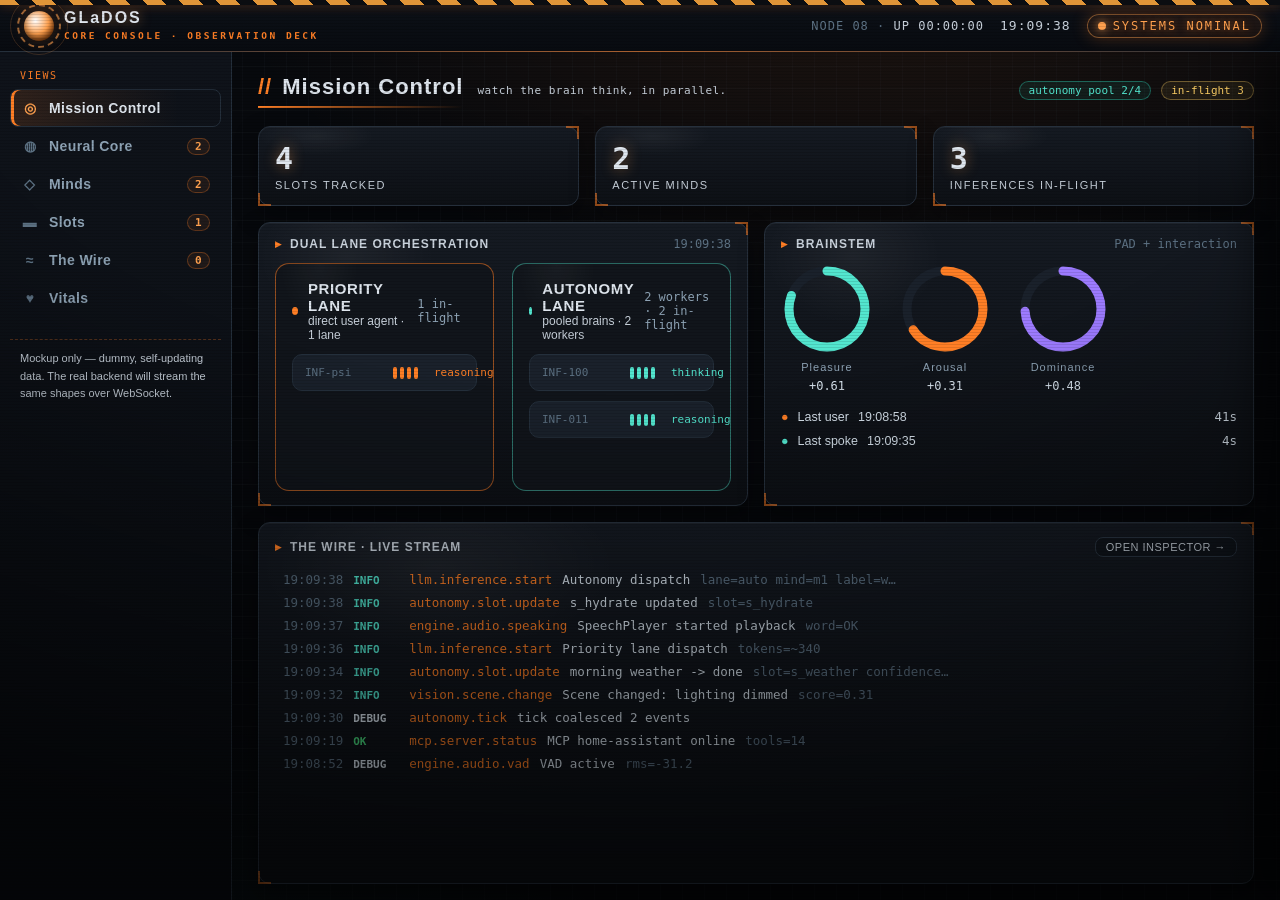
<file: examples/webapp/index.html>
<!DOCTYPE html>
<html lang="en">
<head>
<meta charset="utf-8">
<meta name="viewport" content="width=device-width, initial-scale=1">
<title>GLaDOS Core Console — Mockup</title>
<style>
  :root{
    --bg:#0b0e12;--bg-2:#10151c;--panel:#141a22;--panel-2:#1a212b;
    --line:#242f3b;--line-2:#32404f;
    --text:#d7e2ec;--muted:#8fa4b6;--dim:#5d7284;
    --orange:#ff7f2a;--orange-glow:rgba(255,127,42,.18);
    --teal:#2ee6c8;--green:#3ddc84;--yellow:#ffd166;--red:#ff5c6c;--purple:#9d7bff;
    --mono:"SF Mono","JetBrains Mono","Fira Code",ui-monospace,Menlo,Consolas,monospace;
    --sans:"Inter",-apple-system,BlinkMacSystemFont,"Segoe UI",Roboto,Helvetica,Arial,sans-serif;
  }
  *{box-sizing:border-box;margin:0;padding:0}
  html,body{height:100%}
  body{background:radial-gradient(1200px 600px at 70% -10%,rgba(255,127,42,.05),transparent 60%),radial-gradient(900px 500px at 10% 110%,rgba(46,230,200,.05),transparent 60%),var(--bg);color:var(--text);font-family:var(--sans);font-size:14px;overflow:hidden}
  #app{display:grid;grid-template-columns:232px 1fr;grid-template-rows:52px 1fr;height:100vh}
  .topbar{grid-column:1/-1;display:flex;align-items:center;gap:16px;padding:0 18px;border-bottom:1px solid var(--line);background:linear-gradient(180deg,#10151c,#0d1117)}
  .brand{display:flex;align-items:center;gap:10px;font-weight:700;letter-spacing:.5px}
  .brand .logo{width:26px;height:26px;border-radius:50%;background:radial-gradient(circle at 35% 35%,#fff,var(--orange) 55%,#8a3c00);box-shadow:0 0 12px var(--orange-glow),inset 0 -3px 6px rgba(0,0,0,.4)}
  .brand small{color:var(--muted);font-weight:500}
  .topbar .spacer{flex:1}
  .clock{font-family:var(--mono);color:var(--muted);font-size:13px}
  .live{display:flex;align-items:center;gap:7px;font-family:var(--mono);color:var(--green);font-size:12px;letter-spacing:1px;border:1px solid rgba(61,220,132,.3);background:rgba(61,220,132,.08);padding:4px 10px;border-radius:20px}
  .live .dot{width:8px;height:8px;border-radius:50%;background:var(--green);animation:blink 1.2s infinite}
  @keyframes blink{0%,100%{opacity:1}50%{opacity:.25}}
  .uptime{font-family:var(--mono);color:var(--dim);font-size:12px}
  .sidebar{grid-row:2;border-right:1px solid var(--line);background:var(--bg-2);padding:14px 10px;overflow-y:auto}
  .sec-label{font-size:10px;letter-spacing:1.5px;text-transform:uppercase;color:var(--dim);margin:4px 10px 8px}
  .nav-item{display:flex;align-items:center;gap:10px;padding:9px 10px;border-radius:8px;cursor:pointer;color:var(--muted);border:1px solid transparent;user-select:none;transition:background .12s,color .12s;width:100%}
  .nav-item .ico{width:18px;height:18px;display:grid;place-items:center;flex-shrink:0}
  .nav-item:hover{background:var(--panel);color:var(--text)}
  .nav-item.active{background:var(--panel-2);color:var(--teal);border-color:var(--line);box-shadow:inset 3px 0 0 var(--teal)}
  .nav-item .badge{margin-left:auto;font-family:var(--mono);font-size:11px;background:var(--panel);border:1px solid var(--line);color:var(--muted);padding:1px 7px;border-radius:20px}
  .nav-hint{margin-top:22px;padding:10px;font-size:11px;line-height:1.6;color:var(--dim);border-top:1px dashed var(--line)}
  .main{grid-row:2;overflow:hidden;display:flex;flex-direction:column}
  .view{flex:1;overflow-y:auto;padding:22px 26px 40px;display:none}
  .view.active{display:block;animation:fade .18s ease}
  @keyframes fade{from{opacity:0;transform:translateY(4px)}to{opacity:1;transform:none}}
  .view-head{display:flex;align-items:baseline;gap:14px;margin-bottom:18px;flex-wrap:wrap}
  .view-head h1{font-size:22px;font-weight:750;letter-spacing:.3px}
  .view-head .sub{color:var(--muted);font-size:13px}
  .view-head .right{margin-left:auto;display:flex;gap:10px;align-items:center}
  .grid{display:grid;gap:16px}.grid.cols-2{grid-template-columns:1fr 1fr}.grid.cols-3{grid-template-columns:repeat(3,1fr)}
  .card{background:linear-gradient(180deg,var(--panel),var(--bg-2));border:1px solid var(--line);border-radius:12px;padding:14px 16px}
  .card h3{font-size:12px;letter-spacing:1px;text-transform:uppercase;color:var(--muted);font-weight:600;margin-bottom:12px;display:flex;align-items:center;gap:8px}
  .card h3 .now{margin-left:auto;font-family:var(--mono);color:var(--dim);font-weight:400;text-transform:none;letter-spacing:0}
  .chip{display:inline-flex;align-items:center;gap:6px;padding:2px 9px;border-radius:20px;font-family:var(--mono);font-size:11px;border:1px solid var(--line)}
  .chip.green{color:var(--green);border-color:rgba(61,220,132,.35);background:rgba(61,220,132,.08)}
  .chip.amber{color:var(--yellow);border-color:rgba(255,209,102,.35);background:rgba(255,209,102,.08)}
  .chip.teal{color:var(--teal);border-color:rgba(46,230,200,.35);background:rgba(46,230,200,.08)}
  .dot-pulse{width:8px;height:8px;border-radius:50%;background:currentColor;animation:blink 1.2s infinite}
  .bar{height:6px;border-radius:4px;background:var(--panel-2);overflow:hidden}
  .bar>i{display:block;height:100%;border-radius:4px;background:var(--orange);transition:width .5s ease}
  .mono{font-family:var(--mono)}
  .stat .v{font-size:30px;font-weight:750;font-family:var(--mono);letter-spacing:.5px}
  .stat .l{font-size:11px;color:var(--dim);letter-spacing:1px;text-transform:uppercase;margin-top:3px}
  .gauge-row{display:flex;gap:26px;flex-wrap:wrap}
  .gauge{display:flex;flex-direction:column;align-items:center;gap:6px}
  .gauge svg{width:92px;height:92px}
  .gauge .g-label{font-size:11px;color:var(--muted);letter-spacing:1px}
  .gauge .g-val{font-family:var(--mono);font-size:12px}
  .ring-bg{fill:none;stroke:var(--panel-2);stroke-width:9}
  .ring-fg{fill:none;stroke-linecap:round;stroke-width:9;transition:stroke-dashoffset .6s ease}
  .wire{font-family:var(--mono);font-size:12.5px;height:100%;overflow-y:auto;display:flex;flex-direction:column;gap:2px}
  .wire-row{display:flex;gap:10px;align-items:baseline;padding:3px 8px;border-radius:5px}
  .wire-row:hover{background:var(--panel-2)}
  .wire-row .t{color:var(--dim);white-space:nowrap;flex-shrink:0}
  .wire-row .lv{width:46px;font-weight:700;flex-shrink:0;text-transform:uppercase;font-size:11px}
  .lv.info{color:var(--teal)}.lv.ok{color:var(--green)}.lv.warn{color:var(--yellow)}.lv.err{color:var(--red)}.lv.debg{color:var(--dim)}
  .wire-row .src{color:var(--purple);white-space:nowrap;flex-shrink:0}
  .wire-row .msg{color:var(--text);overflow-wrap:anywhere}
  .wire-row .meta{color:var(--dim);white-space:nowrap;overflow:hidden;text-overflow:ellipsis;max-width:200px}
  .filters{display:flex;gap:8px;flex-wrap:wrap;margin-bottom:12px}
  .fbtn{padding:5px 12px;border-radius:20px;font-size:12px;font-family:var(--mono);cursor:pointer;border:1px solid var(--line);background:var(--panel);color:var(--muted)}
  .fbtn.active{background:var(--teal);border-color:var(--teal);color:#062a24;font-weight:700}
  .fbtn:hover{border-color:var(--line-2)}
  .lanes{display:grid;grid-template-columns:1fr 1fr;gap:18px}
  .lane{border:1px solid var(--line);border-radius:14px;padding:16px;background:var(--panel);overflow:hidden}
  .lane.priority{border-color:rgba(255,127,42,.4)}
  .lane.autonomy{border-color:rgba(46,230,200,.4)}
  .lane-head{display:flex;align-items:center;gap:10px;margin-bottom:12px}
  .lane-head .lname{font-weight:700;font-size:15px;letter-spacing:.5px}
  .lane-head .lsub{color:var(--muted);font-size:12px}
  .lane-head .right{margin-left:auto;font-family:var(--mono);font-size:12px;color:var(--muted)}
  .lane-track{display:flex;flex-direction:column;gap:10px;min-height:120px}
  .inf{display:flex;align-items:center;gap:12px;padding:10px 12px;border-radius:10px;background:var(--panel-2);border:1px solid var(--line);animation:inf-in .3s ease}
  @keyframes inf-in{from{opacity:0;transform:translateX(-8px)}to{opacity:1;transform:none}}
  .inf .id{font-family:var(--mono);font-size:11px;color:var(--dim);width:64px;flex-shrink:0}
  .inf .label{font-size:13px;font-weight:600;flex:1;min-width:0;overflow:hidden;text-overflow:ellipsis;white-space:nowrap}
  .inf .phase{font-family:var(--mono);font-size:11px;width:74px;text-align:right}
  .inf .spark{display:flex;gap:3px;align-items:center;margin-right:4px}
  .inf .spark i{width:4px;height:12px;background:currentColor;border-radius:2px;animation:spark 1s infinite}
  .inf .spark i:nth-child(2){animation-delay:.15s}.inf .spark i:nth-child(3){animation-delay:.3s}.inf .spark i:nth-child(4){animation-delay:.45s}
  @keyframes spark{0%,100%{height:4px;opacity:.4}50%{height:14px;opacity:1}}
  .inf.priority .phase{color:var(--orange)}.inf.priority .spark{color:var(--orange)}
  .inf.autonomy .phase{color:var(--teal)}.inf.autonomy .spark{color:var(--teal)}
  .planner{display:flex;flex-direction:column;gap:10px}
  .agent-line{display:flex;align-items:center;gap:12px;font-size:13px}
  .agent-line .adot{width:10px;height:10px;border-radius:50%;flex-shrink:0}
  .agent-line .aname{min-width:150px;font-weight:600}
  .agent-line .astill{flex:1;color:var(--dim);font-family:var(--mono);font-size:12px}
  .minds{display:grid;grid-template-columns:repeat(auto-fill,minmax(260px,1fr));gap:16px}
  .mind{border:1px solid var(--line);border-radius:12px;padding:14px;background:var(--panel);cursor:pointer;transition:border-color .15s,transform .15s}
  .mind:hover{border-color:var(--teal);transform:translateY(-2px)}
  .mind .mtop{display:flex;align-items:center;gap:9px;margin-bottom:8px}
  .mind .mtitle{font-weight:700}
  .mind .mrole{font-size:11px;color:var(--muted)}
  .mind .mstat{margin-left:auto}
  .mind .msum{font-size:12.5px;color:var(--muted);line-height:1.5;min-height:40px}
  .mind .mfoot{display:flex;gap:8px;margin-top:10px;font-family:var(--mono);font-size:11px;color:var(--dim);flex-wrap:wrap}
  .status-pill{font-family:var(--mono);font-size:11px;padding:2px 9px;border-radius:20px;text-transform:capitalize}
  .s-running{color:var(--teal);background:rgba(46,230,200,.1);border:1px solid rgba(46,230,200,.3)}
  .s-idle{color:var(--muted);background:var(--panel-2);border:1px solid var(--line)}
  .s-paused{color:var(--yellow);background:rgba(255,209,102,.08);border:1px solid rgba(255,209,102,.3)}
  .s-done{color:var(--green);background:rgba(61,220,132,.1);border:1px solid rgba(61,220,132,.3)}
  .slots{display:grid;grid-template-columns:repeat(auto-fill,minmax(300px,1fr));gap:16px}
  .slot{border:1px solid var(--line);border-radius:12px;padding:14px;background:var(--panel);border-top:3px solid var(--orange)}
  .slot .shead{display:flex;align-items:center;gap:8px;margin-bottom:8px}
  .slot .stitle{font-weight:700}
  .slot .sstat{margin-left:auto}
  .slot .ssum{font-size:12.5px;color:var(--muted);line-height:1.5;margin:6px 0 12px;min-height:36px}
  .slot .meters{display:grid;grid-template-columns:1fr 1fr;gap:10px}
  .meter .m-label{font-size:10px;color:var(--dim);letter-spacing:.5px;margin-bottom:4px;display:flex;justify-content:space-between;font-family:var(--mono)}
  .meta-line{font-family:var(--mono);font-size:11px;color:var(--dim);display:flex;gap:10px;margin-top:12px;flex-wrap:wrap;align-items:center}
  .btn-secondary{background:var(--panel-2);border:1px solid var(--line);color:var(--text);padding:5px 12px;border-radius:8px;cursor:pointer;font-size:12px}
  .btn-secondary:hover{border-color:var(--teal);color:var(--teal)}
  .mini-queues{display:flex;flex-direction:column;gap:9px}
  .mline{display:flex;align-items:center;gap:9px;font-size:12.5px}
  .mline .ellipsis{flex:1}
  .drawer{position:fixed;top:52px;right:0;bottom:0;width:min(460px,92vw);background:var(--bg-2);border-left:1px solid var(--line);transform:translateX(100%);transition:transform .25s ease;z-index:40;display:flex;flex-direction:column;box-shadow:-20px 0 40px rgba(0,0,0,.4)}
  .drawer.open{transform:none}
  .drawer .d-head{padding:16px 18px;border-bottom:1px solid var(--line);display:flex;align-items:center;gap:10px}
  .drawer .d-head h2{font-size:16px;flex:1}
  .drawer .d-body{flex:1;overflow-y:auto;padding:16px 18px;display:flex;flex-direction:column;gap:14px}
  .mem-row{font-family:var(--mono);font-size:12.5px;padding:10px 12px;background:var(--panel);border:1px solid var(--line);border-radius:8px}
  .mem-row .mk{color:var(--teal);font-weight:700;display:block;margin-bottom:4px}
  .slice{font-family:var(--mono);font-size:12px;color:var(--dim);letter-spacing:.5px;text-transform:uppercase;margin-top:4px}
  .kv{display:flex;justify-content:space-between;padding:6px 0;border-bottom:1px solid var(--line);font-size:13px;gap:10px}
  .kv .k{color:var(--dim)}.kv .v{font-family:var(--mono);text-align:right}
  @media(max-width:1000px){
    .lanes,.grid.cols-2{grid-template-columns:1fr}
    #app{grid-template-columns:64px 1fr}
    .sec-label,.nav-item span:not(.ico),.nav-item .badge,.nav-hint{display:none}
    .nav-item{justify-content:center}
  }
</style>
<style id="scifi">
  :root{
    --orange:#ff7f26; --orange-hot:#ffa14f;
    --teal:#53e6cf; --green:#4ade80; --red:#ff5c6c;
    --offwhite:#dfe6ee; --mach:#c9d2dc;
  }
  /* global Aperture backdrop: test grid + vignette + CRT scanlines */
  body{
    background:
      linear-gradient(rgba(120,140,160,.045) 1px, transparent 1px) 0 0 / 100% 22px,
      linear-gradient(90deg, rgba(120,140,160,.035) 1px, transparent 1px) 0 0 / 22px 100%,
      radial-gradient(1100px 620px at 68% -8%, rgba(255,127,38,.10), transparent 60%),
      radial-gradient(900px 500px at 8% 112%, rgba(83,230,207,.06), transparent 60%),
      #07090d;
  }
  body::before{ /* vignette */
    content:""; position:fixed; inset:0; z-index:58; pointer-events:none;
    background:radial-gradient(120% 95% at 50% 0%, transparent 46%, rgba(0,0,0,.55) 100%);
  }
  body::after{ /* CRT scanlines */
    content:""; position:fixed; inset:0; z-index:59; pointer-events:none; opacity:.22;
    background:repeating-linear-gradient(0deg, rgba(0,0,0,.5) 0 1px, transparent 1px 3px);
  }
  .hazard-bar{
    position:fixed; top:0; left:0; right:0; height:5px; z-index:70; overflow:hidden;
    background:repeating-linear-gradient(45deg, #f2a13c 0 14px, #0b0e12 14px 26px);
    opacity:.92; box-shadow:0 0 12px rgba(255,127,38,.35);
  }
  /* topbar: machined console strip */
  .topbar{ background:linear-gradient(180deg,#0d1118,#080b10); border-bottom:1px solid var(--line); position:relative; }
  .topbar::after{
    content:""; position:absolute; left:0; right:0; bottom:-1px; height:1px;
    background:linear-gradient(90deg, transparent, rgba(255,127,38,.6), transparent);
  }
  .brand .logo{
    position:relative; width:30px; height:30px; margin-left:6px;
    background:radial-gradient(circle at 38% 32%, #fff, var(--orange-hot) 48%, #8a3c06 82%, #3a1a04);
    box-shadow:0 0 16px rgba(255,127,38,.22), inset 0 -3px 6px rgba(0,0,0,.5);
  }
  .brand .logo::after{
    content:""; position:absolute; inset:-7px; border-radius:50%;
    border:2px dashed rgba(255,161,79,.6); animation:spinR 11s linear infinite;
  }
  .brand .logo::before{
    content:""; position:absolute; inset:-14px; border-radius:50%;
    border:1px solid rgba(255,161,79,.18);
  }
  @keyframes spinR{ to{ transform:rotate(360deg); } }
  .brand .t1{ font-weight:800; font-size:16px; letter-spacing:2px; color:var(--offwhite); line-height:1; text-shadow:0 0 12px rgba(255,161,79,.5); }
  .brand .sub{ font-family:var(--mono); font-size:9.5px; letter-spacing:2.5px; color:var(--orange); margin-top:4px; }
  .live{
    color:var(--orange-hot); border-color:rgba(255,161,79,.45); background:rgba(255,127,38,.08);
    box-shadow:0 0 16px rgba(255,127,38,.25); letter-spacing:2px; text-shadow:0 0 8px rgba(255,127,38,.6);
  }
  .live .dot{ background:var(--orange-hot); box-shadow:0 0 10px var(--orange-hot); }
  .clock,.uptime{ color:var(--mach); letter-spacing:1px; }
  .uptime::before{ content:"NODE 08 · "; color:var(--dim); }
  /* sidebar: command deck */
  .sidebar{ background:linear-gradient(180deg,#0f131a,#0a0d12); border-right:1px solid var(--line); }
  .sec-label{ color:var(--orange); font-family:var(--mono); }
  .nav-item{ font-weight:600; letter-spacing:.4px; }
  .nav-item .ico{ color:var(--dim); }
  .nav-item:hover{ color:var(--offwhite); }
  .nav-item.active{
    color:var(--offwhite); background:linear-gradient(90deg,rgba(255,127,38,.14),transparent 80%);
    border-color:var(--line); box-shadow:inset 3px 0 0 var(--orange);
  }
  .nav-item.active .ico{ color:var(--orange-hot); }
  .nav-item .badge{ color:var(--orange-hot); border-color:rgba(255,127,38,.3); background:rgba(255,127,38,.08); }
  .nav-hint{ color:var(--mach); border-color:rgba(255,127,38,.28); }
  /* view headers: junctive labels */
  .view-head{ position:relative; }
  .view-head h1{ letter-spacing:1px; color:var(--offwhite); position:relative; display:inline-block; }
  .view-head h1::before{ content:"//"; color:var(--orange); font-weight:800; margin-right:10px; }
  .view-head h1::after{ content:""; display:block; height:2px; margin-top:6px; background:linear-gradient(90deg, var(--orange), transparent); }
  .view-head .sub{ color:var(--mach); font-family:var(--mono); font-size:11px; letter-spacing:.5px; }
  /* panels: chamfered machine housing */
  .card{
    background:radial-gradient(30% 40% at 18% 12%, rgba(255,255,255,.05), transparent 60%), linear-gradient(180deg,#151a22,#0d1015);
    border:1px solid #26303c; position:relative;
    box-shadow:0 1px 0 rgba(255,255,255,.04) inset, 0 10px 24px rgba(0,0,0,.35);
  }
  .card::before,.card::after{
    content:""; position:absolute; width:11px; height:11px; border:2px solid var(--orange); opacity:.55;
  }
  .card::before{ top:-1px; right:-1px; border-left:none; border-bottom:none; }
  .card::after{ bottom:-1px; left:-1px; border-right:none; border-top:none; }
  .card h3{ color:var(--mach); }
  .card h3::before{ content:"\25B8 "; color:var(--orange); }
  .lane{ border:1px solid #2a3542; background:radial-gradient(30% 45% at 20% 0%, rgba(255,255,255,.04), transparent 60%), #11151b; }
  .lane.priority{ border-color:rgba(255,127,38,.55); }
  .lane.autonomy{ border-color:rgba(83,230,207,.45); }
  .lane-head .lname{ color:var(--offwhite); letter-spacing:.6px; text-transform:uppercase; }
  .lane-head .lsub{ color:var(--mach); }
  .mind,.slot{ background:linear-gradient(180deg,#151b24,#0e1218); border-color:#26303c; }
  .mind:hover{ border-color:var(--orange-hot); box-shadow:0 0 0 1px rgba(255,161,79,.35), 0 10px 22px rgba(0,0,0,.4); }
  .slot{ border-top-color:var(--orange); }
  .btn-secondary{ background:#10151c; border:1px solid #2a3542; letter-spacing:.5px; text-transform:uppercase; font-size:11px; color:var(--mach); }
  .btn-secondary:hover{ border-color:var(--orange); color:var(--orange-hot); box-shadow:0 0 10px rgba(255,127,38,.2); }
  .status-pill{ letter-spacing:.5px; }
  .wire-row .src{ color:var(--orange); }
  .fbtn{ font-size:11px; letter-spacing:.5px; }
  .fbtn:hover{ border-color:var(--orange); color:var(--mach); }
  .stat .v{ color:var(--offwhite); text-shadow:0 0 14px rgba(255,161,79,.45); }
  .stat .l{ color:var(--mach); letter-spacing:1.5px; }
  .slice{ color:var(--orange); }
  .kv .k{ color:var(--mach); }
  .drawer{ background:linear-gradient(180deg,#0f131a,#0a0d12); border-left:1px solid var(--orange); box-shadow:-22px 0 40px rgba(0,0,0,.5); }
  .drawer .slice{ border-left:2px solid var(--orange); padding-left:8px; }
</style>

</head>
<body>
<div id="app">
  <div class="hazard-bar"></div>
  <header class="topbar">
    <div class="brand"><div class="logo"></div><div class="brand-t"><div class="t1">GLaDOS</div><div class="sub">CORE CONSOLE &middot; OBSERVATION DECK</div></div></div>
    <div class="spacer"></div>
    <span class="uptime" id="uptime">UP 03:12:48</span>
    <span class="clock" id="clock">--:--:--</span>
    <span class="live"><span class="dot"></span> SYSTEMS NOMINAL</span>
  </header>

  <nav class="sidebar">
    <div class="sec-label">Views</div>
    <div class="nav-item active" data-view="home"><span class="ico">&#9678;</span><span>Mission Control</span></div>
    <div class="nav-item" data-view="neural"><span class="ico">&#9677;</span><span>Neural Core</span><span class="badge">2</span></div>
    <div class="nav-item" data-view="minds"><span class="ico">&#9671;</span><span>Minds</span><span class="badge" id="mindsBadge">0</span></div>
    <div class="nav-item" data-view="slots"><span class="ico">&#9644;</span><span>Slots</span><span class="badge" id="slotsBadge">0</span></div>
    <div class="nav-item" data-view="wire"><span class="ico">&#8776;</span><span>The Wire</span><span class="badge" id="wireBadge">0</span></div>
    <div class="nav-item" data-view="vitals"><span class="ico">&#9829;</span><span>Vitals</span></div>
    <div class="nav-hint">Mockup only — dummy, self-updating data. The real backend will stream the same shapes over WebSocket.</div>
  </nav>

  <main class="main">

    <!-- MISSION CONTROL -->
    <section class="view active" id="view-home">
      <div class="view-head">
        <h1>Mission Control</h1>
        <span class="sub">watch the brain think, in parallel.</span>
        <div class="right"><span class="chip teal">autonomy pool 2/4</span><span class="chip amber" id="mcInflight">in-flight 0</span></div>
      </div>
      <div class="grid cols-3" style="margin-bottom:16px">
        <div class="card"><div class="stat"><div class="v" id="mc-slots">0</div><div class="l">Slots tracked</div></div></div>
        <div class="card"><div class="stat"><div class="v" id="mc-minds">0</div><div class="l">Active minds</div></div></div>
        <div class="card"><div class="stat"><div class="v" id="mc-inflight">0</div><div class="l">Inferences in-flight</div></div></div>
      </div>
      <div class="grid cols-2">
        <div class="card">
          <h3>Dual Lane Orchestration <span class="now" id="laneNow"></span></h3>
          <div class="lanes">
            <div class="lane priority">
              <div class="lane-head">
                <span class="dot-pulse" style="color:var(--orange)"></span>
                <div><div class="lname">Priority Lane</div><div class="lsub">direct user agent &middot; 1 lane</div></div>
                <div class="right" id="priQ">0 in-flight</div>
              </div>
              <div class="lane-track" id="priotrack"></div>
            </div>
            <div class="lane autonomy">
              <div class="lane-head">
                <span class="dot-pulse" style="color:var(--teal)"></span>
                <div><div class="lname">Autonomy Lane</div><div class="lsub">pooled brains &middot; 2 workers</div></div>
                <div class="right" id="autoQ">0 in-flight</div>
              </div>
              <div class="lane-track" id="autotrack"></div>
            </div>
          </div>
        </div>
        <div class="card">
          <h3>Brainstem <span class="now">PAD + interaction</span></h3>
          <div class="gauge-row">
            <div class="gauge"><svg viewBox="0 0 92 92"><circle class="ring-bg" cx="46" cy="46" r="38"/><circle class="ring-fg" id="g-p" cx="46" cy="46" r="38" transform="rotate(-90 46 46)" stroke="var(--teal)"/></svg><div class="g-label">Pleasure</div><div class="g-val" id="g-pv">0.0</div></div>
            <div class="gauge"><svg viewBox="0 0 92 92"><circle class="ring-bg" cx="46" cy="46" r="38"/><circle class="ring-fg" id="g-a" cx="46" cy="46" r="38" transform="rotate(-90 46 46)" stroke="var(--orange)"/></svg><div class="g-label">Arousal</div><div class="g-val" id="g-av">0.0</div></div>
            <div class="gauge"><svg viewBox="0 0 92 92"><circle class="ring-bg" cx="46" cy="46" r="38"/><circle class="ring-fg" id="g-d" cx="46" cy="46" r="38" transform="rotate(-90 46 46)" stroke="var(--purple)"/></svg><div class="g-label">Dominance</div><div class="g-val" id="g-dv">0.0</div></div>
          </div>
          <div class="mini-queues" style="margin-top:16px">
            <div class="mline"><span style="color:var(--orange)">&#9679;</span>Last user <span class="muted" id="mc-lastuser">--</span><span class="ellipsis"></span><span class="mono" id="mc-sinceuser">--</span></div>
            <div class="mline"><span style="color:var(--teal)">&#9679;</span>Last spoke <span class="muted" id="mc-lastasst">--</span><span class="ellipsis"></span><span class="mono" id="mc-sinceasst">--</span></div>
          </div>
        </div>
      </div>
      <div class="card" style="margin-top:16px">
        <h3>The Wire &middot; live stream <button class="btn-secondary" style="margin-left:auto;padding:3px 10px" data-go="wire">open inspector &rarr;</button></h3>
        <div class="wire" id="home-wire" style="height:300px"></div>
      </div>
    </section>

    <!-- NEURAL CORE -->
    <section class="view" id="view-neural">
      <div class="view-head"><h1>Neural Core</h1><span class="sub">all parallel inferences, in-flight and queued.</span><div class="right"><span class="chip" id="ncNow">--</span></div></div>
      <div class="lanes">
        <div class="lane priority">
          <div class="lane-head"><span class="dot-pulse" style="color:var(--orange)"></span><div><div class="lname">Priority Lane</div><div class="lsub">the direct user agent &middot; always first</div></div><div class="right" id="nc-prio">--</div></div>
          <div class="lane-track" id="nc-priotrack"></div>
        </div>
        <div class="lane autonomy">
          <div class="lane-head"><span class="dot-pulse" style="color:var(--teal)"></span><div><div class="lname">Autonomy Lane</div><div class="lsub">pool of Minds &middot; up to 12 workers</div></div><div class="right" id="nc-auto">--</div></div>
          <div class="lane-track" id="nc-autotrack"></div>
        </div>
      </div>
      <div class="card" style="margin-top:18px">
        <h3>Worker pool <span class="now">autonomy_parallel_calls = 2</span></h3>
        <div class="planner" id="workers"></div>
      </div>
    </section>

    <!-- MINDS -->
    <section class="view" id="view-minds">
      <div class="view-head"><h1>Minds</h1><span class="sub">independent subagents, each with a private context.</span><div class="right"><button class="btn-secondary" data-go="neural">watch them run &rarr;</button></div></div>
      <div class="minds" id="minds"></div>
    </section>

    <!-- SLOTS -->
    <section class="view" id="view-slots">
      <div class="view-head"><h1>Slots</h1><span class="sub">shared state the main agent consumes.</span><div class="right"><span class="chip teal">shared</span></div></div>
      <div class="slots" id="slots"></div>
    </section>

    <!-- WIRE -->
    <section class="view" id="view-wire">
      <div class="view-head"><h1>The Wire</h1><span class="sub">observability bus stream.</span></div>
      <div class="filters" id="wfilters"></div>
      <div class="card" style="padding:8px"><div class="wire" id="full-wire" style="height:calc(100vh - 210px)"></div></div>
    </section>

    <!-- VITALS -->
    <section class="view" id="view-vitals">
      <div class="view-head"><h1>Vitals</h1><span class="sub">everything else the TUI tracks.</span></div>
      <div class="grid cols-2">
        <div class="card"><h3>Audio</h3><div id="v-audio"></div></div>
        <div class="card"><h3>Interaction</h3><div id="v-interaction"></div></div>
        <div class="card"><h3>Vision</h3><div id="v-vision"></div></div>
        <div class="card"><h3>MCP servers</h3><div id="v-mcp"></div></div>
      </div>
    </section>
  </main>
</div>

<aside class="drawer" id="drawer">
  <div class="d-head"><h2 id="drawer-title">Inspector</h2><button class="btn-secondary" id="drawer-close">&#10005;</button></div>
  <div class="d-body" id="drawer-body"></div>
</aside>

<script>
"use strict";
/* ============ helpers ============ */
const $ = id => document.getElementById(id);
const $$ = s => document.querySelectorAll(s);
const el = (cls, html) => { const d=document.createElement("div"); d.className=cls; if(html) d.innerHTML=html; return d; };
const esc = s => String(s).replace(/[&<>"']/g, c => ({"&":"&amp;","<":"&lt;",">":"&gt;",'"':"&quot;","'":"&#39;"}[c]));
const pad = n => String(n).padStart(2,"0");
const timeStr = ms => { const d=new Date(ms); return pad(d.getHours())+":"+pad(d.getMinutes())+":"+pad(d.getSeconds()); };
const ago = s => { s=Math.max(0,Math.round(s)); if(s>3600)return (s/3600).toFixed(1)+"h"; if(s>60)return Math.round(s/60)+"m"; return s+"s"; };
const clamp = (v,a,b) => Math.min(b,Math.max(a,v));
const fmtNum = n => (n>=0?"+":"")+n.toFixed(2);
const CIRC = 2*Math.PI*38;

/* ============ mock data ============ */
const MINDS = [
  {id:"m1", title:"Forecast Mind", role:"weather-summarizer", status:"running", tick:142, last:Date.now()-22*60*1000,
   summary:"Watching the sky; a fresh briefing is queued in slot #s_weather.",
   mem:[{k:"last_observation",v:"Overcast, 17°C, drizzle expected 18:00"},{k:"instrument",v:"METAR / weather.gov"},{k:"shown",v:"false"}]},
  {id:"m2", title:"Agenda Mind", role:"calendar-sync", status:"running", tick:9, last:Date.now()-6*60*1000,
   summary:"Syncing your calendar; found a clash tomorrow 14:00–15:30.",
   mem:[{k:"today_events",v:"3 events, 1 overlap"},{k:"proposal",v:"move dentist to 15:00"}]},
  {id:"m3", title:"Health Mind", role:"posture-hydration", status:"idle", tick:45, last:Date.now()-2*3600*1000,
   summary:"Hydration reminder armed. Two reminders, 45m cooldown.",
   mem:[{k:"last_reminder",v:"45 min ago: “drink water” moment"},{k:"cooldown_s",v:"2700"}]},
  {id:"m4", title:"News Mind", role:"headlines-digest", status:"paused", tick:8, last:Date.now()-5*3600*1000,
   summary:"Paused by user. Would check tech headlines every 60m.",
   mem:[{k:"last_headline",v:"Parallel inference set to become default beam-search (2026)"},{k:"snoozed",v:"true"}]},
];
const SLOTS = [
  {id:"s_weather", title:"Weather brief", status:"done", importance:.7, confidence:.94, next:null, notify:true,
   summary:"Partly cloudy, 16–19 °C. Light umbrella worth it tomorrow AM.",
   report:"Forecast validated against METAR. Confidence high (>90%). Next scheduled update 07:10."},
  {id:"s_agenda", title:"Day agenda", status:"running", importance:.9, confidence:.82, next:780, notify:true,
   summary:"Clash detected: sprint sync vs. dentist at 14:00.",
   report:"Two calendar events overlap by 25 min. Suggest moving the dentist to 15:00 — meeting room is free."},
  {id:"s_hydrate", title:"Hydration nudge", status:"idle", importance:.3, confidence:.75, next:1620, notify:true,
   summary:"Next nudge due in ~27 min."},
  {id:"s_news", title:"Tech digest", status:"paused", importance:.2, confidence:.6, next:null, notify:false,
   summary:"Paused by user."},
];
const state = {
  emotion:{p:.62, a:.31, d:.48},
  lastUser: Date.now()-40*1000, lastAssistant: Date.now()-3*1000,
  audio:{asr:"ACTIVE", tts:"ACTIVE", speaking:false, vad:false, rms:-34},
  mcp:[{name:"home-assistant", online:true, tools:14},{name:"filesystem", online:true, tools:6},{name:"calendar", online:false, tools:0}],
  vision:{text:"Room lighting dimmed", score:.31, at:Date.now()-5*60*1000},
  prio:[], auto:[], seq:100,
};

/* ============ event wire ============ */
let eventLog = [];
let unread = 0;
let wireFilter = "all";   // 'all' | level string
const LEVELS = ["all","debg","info","ok","warn","err"];

function addWireRow(host, ev, cap){
  const meta = Object.keys(ev.meta).map(k=>k+"="+ev.meta[k]).join(" ");
  const row = el("wire-row",
    "<span class=\"t\">"+timeStr(ev.t)+"</span>"+
    "<span class=\"lv "+esc(ev.level)+"\">"+esc(ev.level)+"</span>"+
    "<span class=\"src\">"+esc(ev.src)+"."+esc(ev.kind)+"</span>"+
    "<span class=\"msg\">"+esc(ev.msg)+"</span>"+
    (meta? "<span class=\"meta\">"+esc(meta)+"</span>" : ""));
  host.prepend(row);
  while (host.children.length > (cap||110)) host.removeChild(host.lastChild);
}
function track(ev){ eventLog.push(ev); if(eventLog.length>400) eventLog.shift(); }
function entry(ev){
  if (!("t" in ev)) ev.t = Date.now();
  track(ev);
  addWireRow($("home-wire"), ev, 60);
  if (wirePass(ev.level)) addWireRow($("full-wire"), ev, false);
}
function emit(src, kind, level, msg, meta){ entry({src,kind,level,msg,meta:meta||{}}); }
function wirePass(lv){ return wireFilter==="all" || lv===wireFilter; }
function seedLog(){
  const seeds=[
    {o:-0.4,  src:"engine", kind:"audio.speaking", level:"info", msg:"SpeechPlayer started playback", meta:{word:"OK"}},
    {o:-2.1,  src:"llm",    kind:"inference.start",level:"info", msg:"Priority lane dispatch", meta:{tokens:"~340"}},
    {o:-3.6,  src:"autonomy",kind:"slot.update", level:"info", msg:"morning weather -> done", meta:{slot:"s_weather", confidence:0.94}},
    {o:-5.2,  src:"vision",kind:"scene.change", level:"info", msg:"Scene changed: lighting dimmed", meta:{score:0.31}},
    {o:-8.0,  src:"autonomy",kind:"tick", level:"debug", msg:"tick coalesced 2 events", meta:{}},
    {o:-18.9, src:"mcp",   kind:"server.status", level:"ok", msg:"MCP home-assistant online", meta:{tools:14}},
    {o:-45.2, src:"engine",kind:"audio.vad", level:"debug", msg:"VAD active", meta:{rms:-31.2}},
  ];
  seeds.forEach(s => { const ev={t:Date.now()+s.o*1000, src:s.src,kind:s.kind,level:s.level,msg:s.msg,meta:s.meta||{}}; track(ev); });
  renderFullWire();
  [...eventLog].slice(-60).reverse().forEach(ev => addWireRow($("home-wire"), ev, 60));
}
function renderFullWire(){
  const host=$("full-wire"); host.innerHTML="";
  [...eventLog].reverse().forEach(ev => { if(wirePass(ev.level)) addWireRow(host, ev, false); });
}
function buildFilters(){
  $("wfilters").innerHTML="";
  LEVELS.forEach(lv => {
    const b = el("fbtn"+(wireFilter===lv?" active":""), lv);
    b.onclick = () => { wireFilter=lv; $$(".fbtn").forEach(x=>x.classList.remove("active")); b.classList.add("active"); renderFullWire(); };
    $("wfilters").appendChild(b);
  });
}

/* ============ navigation ============ */
function go(name){
  $$(".nav-item").forEach(n => n.classList.toggle("active", n.dataset.view===name));
  $$(".view").forEach(v => v.classList.toggle("active", v.id==="view-"+name));
}
$$(".nav-item").forEach(n => n.addEventListener("click", () => go(n.dataset.view)));
$$("[data-go]").forEach(b => b.addEventListener("click", () => go(b.dataset.go)));

/* ============ brainstem (PAD) ============ */
function setRing(id, v){ const c=$(id); const frac=(clamp(v,-1,1)+1)/2; c.style.strokeDasharray=CIRC; c.style.strokeDashoffset=CIRC*(1-frac); }
function renderBrainstem(){
  setRing("g-p", state.emotion.p); setRing("g-a", state.emotion.a); setRing("g-d", state.emotion.d);
  $("g-pv").textContent=fmtNum(state.emotion.p);
  $("g-av").textContent=fmtNum(state.emotion.a);
  $("g-dv").textContent=fmtNum(state.emotion.d);
  $("mc-lastuser").textContent=timeStr(state.lastUser);
  $("mc-lastasst").textContent=timeStr(state.lastAssistant);
  $("mc-sinceuser").textContent=ago((Date.now()-state.lastUser)/1000);
  $("mc-sinceasst").textContent=ago((Date.now()-state.lastAssistant)/1000);
}

/* ============ lanes (parallel inference) ============ */
function phaseLabel(dt){ const p=clamp(dt/3200,0,1); return p<0.35?"thinking":(p<0.72?"reasoning":"writing"); }
function renderLane(id, arr, lcls){
  const host=$(id);
  [...host.children].forEach(n => { if(!arr.find(x=>x.id===n.dataset.id)) n.remove(); });
  arr.forEach(it => {
    let n = host.querySelector('[data-id="'+it.id+'"]');
    const ph = phaseLabel(Date.now()-it.t0);
    if(!n){
      n = el("inf "+lcls);
      n.dataset.id = it.id;
      n.innerHTML = "<span class=\"id\">"+esc(it.id)+"</span><span class=\"label\">"+esc(it.label)+"</span>"+
        "<span class=\"spark\"><i></i><i></i><i></i><i></i></span><span class=\"phase\">"+ph+"</span>";
      host.prepend(n);
    } else { const p=n.querySelector(".phase"); if(p) p.textContent=ph; }
  });
}
function spawn(lane, opts){
  const it = {id:"INF-"+pad(state.seq++,4), label:opts.label, t0:Date.now(), dur:opts.dur||2600+Math.random()*2400, mind:opts.mind};
  state[lane].push(it);
  emit("llm","inference.start","info",(lane==="prio"?"Priority":"Autonomy")+" dispatch", {lane, mind:it.mind||"", label:it.label});
  return it;
}

/* ============ workers ============ */
function renderWorkers(){
  const busy = {priority: state.prio.length>0, autonomy: Math.min(state.auto.length,2)};
  const pool=[
    {role:"priority", name:"priority-worker", busy:busy.priority},
    {role:"autonomy", name:"autonomy-worker", busy:busy.autonomy>=1},
    {role:"autonomy", name:"autonomy-worker", busy:busy.autonomy>=2},
  ];
  $("workers").innerHTML="";
  pool.forEach(w => $("workers").appendChild(el("agent-line",
    "<span class=\"adot\" style=\"background:"+(w.busy?"var(--teal)":"var(--dim)")+"\"></span>"+
    "<span class=\"aname\">"+w.role+" · "+w.name+"</span>"+
    "<span class=\"astill\">"+(w.busy?"<span class=\"dot-pulse\" style=\"color:var(--teal)\"></span> in inference…":"idle")+"</span>")));
}

/* ============ minds ============ */
const pill = {running:"s-running", idle:"s-idle", paused:"s-paused", done:"s-done"};
function renderMinds(){
  $("minds").innerHTML="";
  MINDS.forEach(m => {
    const c = el("mind",
      "<div class=\"mtop\"><div style=\"width:22px;height:22px;border-radius:6px;background:"+(m.status==="running"?"rgba(46,230,200,.22)":"var(--panel-2)")+";flex-shrink:0\"></div>"+
      "<span><div class=\"mtitle\">"+esc(m.title)+"</div><div class=\"mrole\">"+esc(m.role)+"</div></span>"+
      "<span class=\"mstat\"><span class=\"status-pill "+pill[m.status]+"\">"+m.status+"</span></span></div>"+
      "<div class=\"msum\">"+esc(m.summary)+"</div>"+
      "<div class=\"mfoot\"><span>"+m.tick+" ticks</span><span>last "+ago((Date.now()-(m.last||Date.now()))/1000)+" ago</span>"+
      "<span style=\"margin-left:auto;color:var(--teal)\">inspect &rarr;</span>");
    c.onclick = () => openMind(m.id);
    $("minds").appendChild(c);
  });
  updateMatches();
}
/* ============ slots ============ */
const barColor = {done:"var(--green)", running:"var(--teal)", idle:"var(--orange)", paused:"var(--dim)"};
function meter(label, val, color){
  const v = Math.round(clamp(val,0,100));
  return '<div class="meter"><div class="m-label"><span>'+label+'</span><span>'+v+'%</span></div>'+
    '<div class="bar"><i style="width:'+v+'%;background:'+color+'"></i></div></div>';
}
function renderSlots(){
  $("slots").innerHTML="";
  SLOTS.forEach(s => {
    const c = el("div","slot");
    c.style.borderTopColor = barColor[s.status]||"var(--orange)";
    c.innerHTML =
      "<div class=\"shead\"><span class=\"stitle\">"+esc(s.title)+"</span>"+
      "<span class=\"sstat\"><span class=\"status-pill "+pill[s.status]+"\">"+s.status+"</span></span></div>"+
      "<div class=\"ssum\">"+esc(s.summary)+"</div>"+
      "<div class=\"meters\">"+meter("IMPORTANCE", s.importance*100, "var(--teal)")+meter("CONFIDENCE", s.confidence*100, "var(--green)")+"</div>"+
      "<div class=\"meta-line\"><span>"+(s.next? "next "+Math.round(s.next/60)+"m" : "no schedule")+"</span><span>"+(s.notify?"🔔 notify":"muted")+"</span>"+
      "<span style=\"margin-left:auto\"><button class=\"btn-secondary\" data-slot=\""+s.id+"\" style=\"padding:2px 8px\">report</button></span></div>";
    $("slots").appendChild(c);
  });
  $$("[data-slot]").forEach(b => b.addEventListener("click", () => openSlot(b.dataset.slot)));
  updateMatches();
}
function kv(k,v){ return '<div class="kv"><span class="k">'+k+'</span><span class="v">'+v+'</span></div>'; }

/* ============ vitals ============ */
function renderVitals(){
  const a=state.audio;
  $("v-audio").innerHTML = kv("ASR",a.asr)+kv("TTS",a.tts)+kv("Speaking",a.speaking?"YES":"no")+
    kv("Microphone VAD",a.vad?"hot":"idle")+kv("RMS",a.rms+" dB")+
    '<div style="margin-top:14px">'+meter("input level", (-a.rms-10)*3, "var(--teal)")+"</div>";
  const su=(Date.now()-state.lastUser)/1000, sa=(Date.now()-state.lastAssistant)/1000;
  $("v-interaction").innerHTML = kv("Since last user",ago(su))+kv("Since last spoke",ago(sa))+kv("User engaged",su<180?"yes":"quiet");
  const v=state.vision;
  $("v-vision").innerHTML = kv("Enabled","ON")+kv("Last scene",esc(v.text))+kv("Change score",v.score.toFixed(2))+
    kv("Captured",ago((Date.now()-v.at)/1000)+" ago")+
    '<div style="margin-top:14px"><div class="bar"><i style="width:34%;background:var(--teal)"></i></div><div class="slice">change activity · last 10 min</div></div>';
  $("v-mcp").innerHTML = state.mcp.map(m =>
    '<div class="kv"><span class="k">'+esc(m.name)+'</span><span>'+ (m.online? '<span class="chip green">online · '+m.tools+' tools</span>' : '<span class="chip red">offline</span>') +'</span></div>').join("");
}

/* ============ inspector drawer ============ */
function openDrawer(title, html){ $("drawer-title").textContent=title; $("drawer-body").innerHTML=html; $("drawer").classList.add("open"); }
function openMind(id){ const m=MINDS.find(x=>x.id===id); if(!m)return;
  openDrawer(m.title,
    '<div class="slice">status</div>'+kv("status",m.status)+kv("role",esc(m.role))+kv("ticks",m.tick)+
    '<div class="slice">private context · jsonlines</div>'+
    m.mem.map(r=>'<div class="mem-row"><span class="mk">'+esc(r.k)+'</span>'+esc(r.v)+'</div>').join("")); }
function openSlot(id){ const s=SLOTS.find(x=>x.id===id); if(!s)return;
  openDrawer(s.title,
    '<div class="slice">slot · '+s.id+'</div>'+kv("status",s.status.toUpperCase())+kv("notify_user",s.notify)+
    kv("importance",s.importance)+kv("confidence",Math.round(s.confidence*100)+"%")+
    '<div class="slice">full report</div><div class="mem-row">'+esc(s.report)+'</div>'); }
$("drawer-close").addEventListener("click", ()=> $("drawer").classList.remove("open"));

/* ============ MC counters & badges ============ */
function updateMatches(){
  const inflight = state.prio.length + state.auto.length;
  const running = MINDS.filter(m=>m.status==="running").length;
  $("mc-inflight").textContent=inflight;
  $("mc-slots").textContent=SLOTS.length;
  $("mc-minds").textContent=running;
  $("mcInflight").textContent="in-flight "+inflight;
  $("mindsBadge").textContent=running;
  $("slotsBadge").textContent=SLOTS.filter(s=>s.status==="running").length;
  $("wireBadge").textContent=unread;
}
function renderMatchViews(){
  $("priQ").textContent=state.prio.length+" in-flight";
  $("nc-prio").textContent= state.prio.length>0? state.prio.length+" active" : "idle";
  $("autoQ").textContent="2 workers · "+state.auto.length+" in-flight";
  $("nc-auto").textContent=state.auto.length+" active";
  $("ncNow").textContent=(state.prio.length+state.auto.length)+" active · "+timeStr(Date.now());
  $("laneNow").textContent=timeStr(Date.now());
}

/* ============ tick ============ */
let bootT = Date.now();
function tick(){
  const e = state.emotion;
  e.p = clamp(e.p+(Math.random()-.48)*0.02,-1,1);
  e.a = clamp(e.a+(Math.random()-.52)*0.03,-1,1);
  e.d = clamp(e.d+(Math.random()-.5)*0.012,-1,1);

  // live random events
  if(Math.random()<0.4){
    const k=Math.random();
    if(k<0.25) emit("vision","scene.change","info","Scene changed: light toggled",{score:+(Math.random()*0.5).toFixed(2)});
    else if(k<0.5) emit("autonomy","slot.update","info","s_hydrate updated",{slot:"s_hydrate"});
    else if(k<0.7) emit("mcp","server.request","debug","home-assistant.get_entity",{entity:"climate.living"});
    else emit("mind.m1","memory.write","debug","Forecast Mind persisted observation",{key:"last_observation"});
  }

  // spawn priority inference occasionally
  if(state.prio.length===0 && Math.random()<0.13){ spawn("prio",{label:"reply: “what’s the weather?”"}); }

  // spawn autonomy while under 2 in-flight
  if(state.auto.length<2 && Math.random()<0.5){
    const m = MINDS.filter(x=>x.status==="running")[Math.floor(Math.random()*MINDS.filter(x=>x.status==="running").length)] || MINDS[0];
    spawn("auto",{label:m.role+" noticed", mind:m.id});
  }

  // retire finished inferences
  ["prio","auto"].forEach(lane => {
    state[lane] = state[lane].filter(it => {
      const p=clamp((Date.now()-it.t0)/it.dur,0,1);
      if(p>=1){ emit("llm","inference.done","info",it.label+" complete",{lane}); return false; }
      return true;
    });
  });

  state.audio.vad = state.prio.length>0;

  renderLane("priotrack", state.prio, "priority");
  renderLane("nc-priotrack", state.prio, "priority");
  renderLane("autotrack", state.auto, "autonomy");
  renderLane("nc-autotrack", state.auto, "autonomy");
  renderBrainstem(); renderWorkers(); renderMatchViews();
  updateMatches();

  if(state.vision.at && Date.now()-state.vision.at>15000){ state.vision.at=Date.now(); state.vision.score=+(Math.random()*0.5).toFixed(2); }
}
function renderClock(){
  const up=Math.floor((Date.now()-bootT)/1000);
  $("clock").textContent=timeStr(Date.now());
  $("uptime").textContent="UP "+pad(Math.floor(up/3600))+":"+pad(Math.floor(up%3600/60))+":"+pad(up%60);
}

/* ============ boot ============ */
state.prio.push({id:"INF-psi", label:"thinking about you", t0:Date.now()-1100, dur:3200});
state.auto.push({id:"INF-011", label:"Agenda Mind sync", t0:Date.now()-500, dur:3800, mind:"m2"});
seedLog(); buildFilters(); renderBrainstem(); renderMinds(); renderSlots(); renderVitals(); renderWorkers();
renderLane("priotrack", state.prio, "priority");
renderLane("nc-priotrack", state.prio, "priority");
renderLane("autotrack", state.auto, "autonomy");
renderLane("nc-autotrack", state.auto, "autonomy");
updateMatches();
renderClock();
setInterval(tick, 800);

</script>
</body>
</html>
</file>
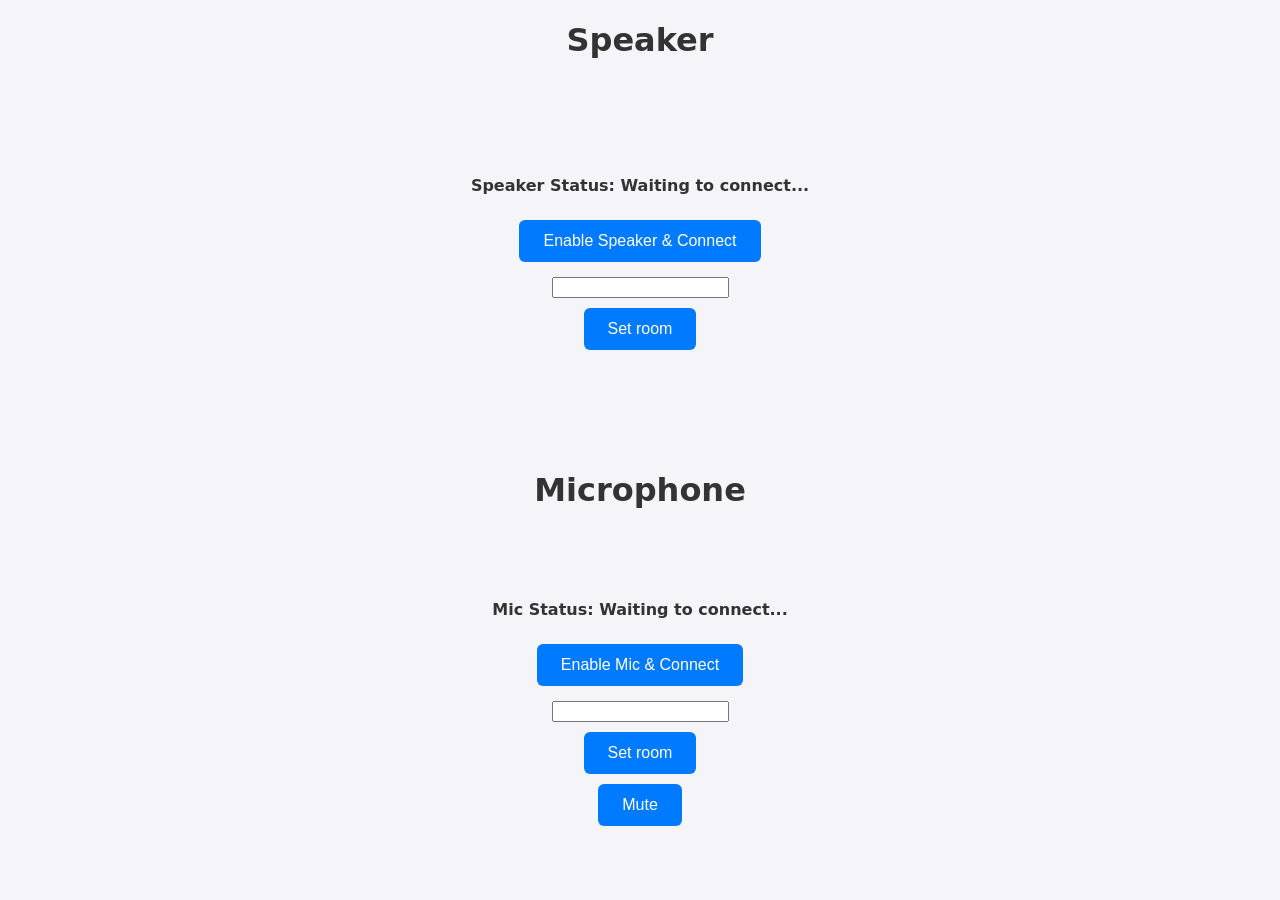
<file: tests/audio-websocket-both.html>
<!DOCTYPE html>
<html lang="en">
<head>
    <meta charset="UTF-8">
    <meta name="viewport" content="width=device-width, initial-scale=1.0">
    <title>GLaDOS Speaker and Microphone</title>
    <style>
        body {
            font-family: system-ui, -apple-system, sans-serif;
            display: flex;
            flex-direction: column;
            align-items: center;
            justify-content: center;
            height: 100vh;
            margin: 0;
            background-color: #f4f4f9;
            color: #333;
        }

        iframe {
            width: 100%;
            height: 100%;
            border: none;
        }
    </style>
</head>
<body>
    <h1>Speaker</h1>
    <iframe src="audio-websocket-speaker.html"></iframe>
    <h1>Microphone</h1>
    <iframe src="audio-websocket-mic.html"></iframe>
</body>
</html>
</file>
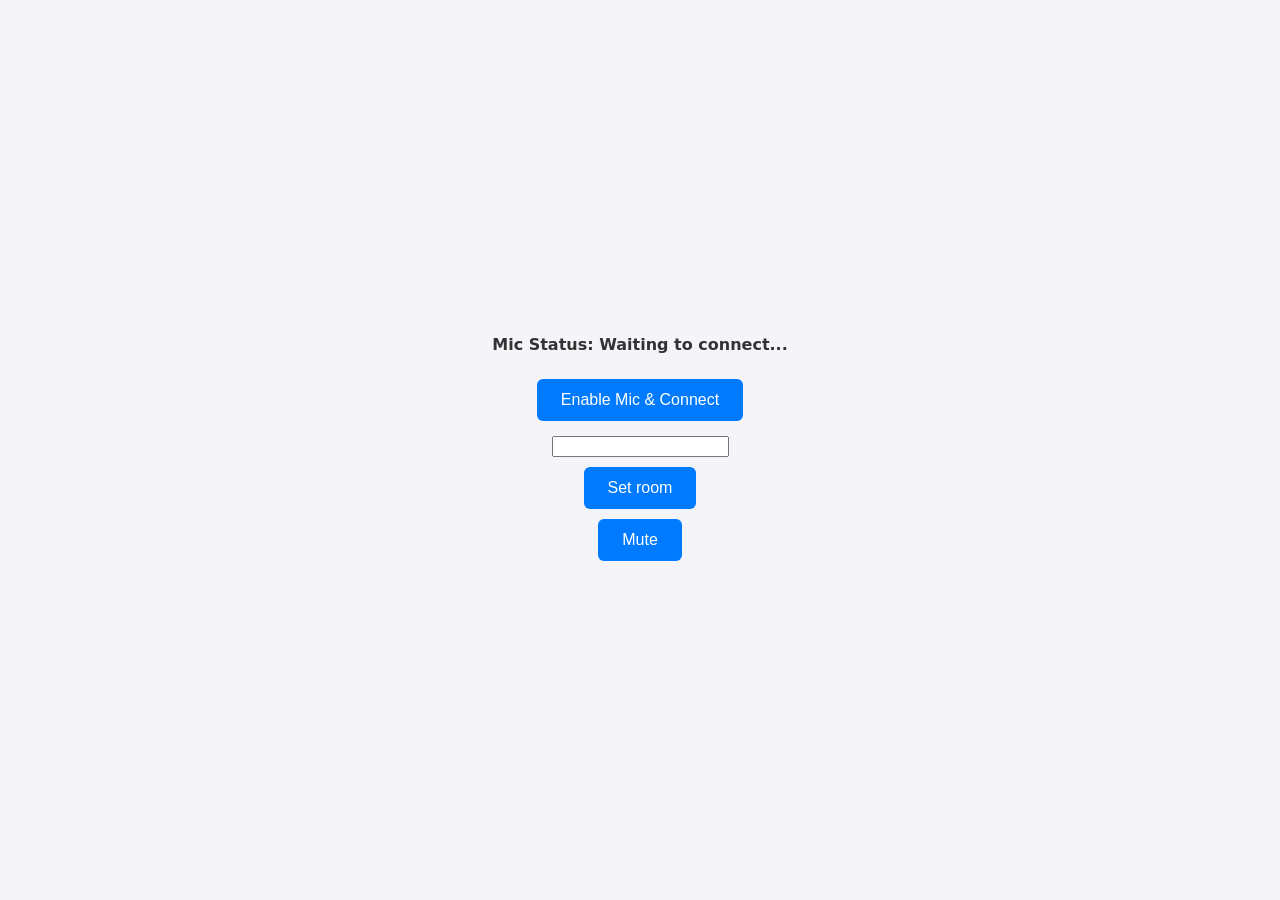
<file: tests/audio-websocket-mic.html>
<!DOCTYPE html>
<html lang="en">
<head>
    <meta charset="UTF-8">
    <meta name="viewport" content="width=device-width, initial-scale=1.0">
    <title>GLaDOS Microphone</title>
    <style>
        body {
            font-family: system-ui, -apple-system, sans-serif;
            display: flex;
            flex-direction: column;
            align-items: center;
            justify-content: center;
            height: 100vh;
            margin: 0;
            background-color: #f4f4f9;
            color: #333;
        }

        .status {
            margin-bottom: 20px;
            font-weight: bold;
        }

        button {
            padding: 12px 24px;
            font-size: 16px;
            cursor: pointer;
            background-color: #007bff;
            color: white;
            border: none;
            border-radius: 6px;
            transition: background-color 0.2s;
            margin: 5px;
        }

        button:hover {
            background-color: #0056b3;
        }

        button:disabled {
            background-color: #cccccc;
            cursor: not-allowed;
        }

        input {
            margin-top: 10px;
            margin-bottom: 5px;
        }
    </style>
</head>
<body>

<div id="microphoneStatus" class="status">Mic Status: Waiting to connect...</div>
<button id="startBtn">Enable Mic & Connect</button>

<input type="text" id="room"/>
<button id="roomBtn">Set room</button>

<button id="muteBtn" aria-pressed="false">Mute</button>

<script>
    const MIC_WSL_URL = 'ws://localhost:5051/microphone';
    const microphoneStatusEl = document.getElementById('microphoneStatus');

    const startBtn = document.getElementById('startBtn');
    const roomBtn = document.getElementById('roomBtn');
    const muteBtn = document.getElementById('muteBtn');

    let micWs = null;
    let micSampleRate = null;
    let micIsReconnecting = false;
    let micAudioCtx = null;
    let micStream = null;

    let userHasInteracted = false;

    // Browsers block audio until the user interacts with the document
    startBtn.addEventListener('click', async () => {
        userHasInteracted = true;
        startBtn.disabled = true;
        startBtn.innerText = "Audio Enabled";

        try {
            if (!micStream) {
                micStream = await navigator.mediaDevices.getUserMedia({audio: {channelCount: 1}});
            }
            if (!micWs || micWs.readyState === WebSocket.CLOSED) {
                micConnect();
            }
        } catch (err) {
            console.error("Failed to acquire microphone:", err);
            micStatus("Microphone permission denied");
            userHasInteracted = false;
            startBtn.disabled = false;
            startBtn.innerText = "Enable Mic & Connect";
        }
    });

    // connect microphone websocket
    function micConnect() {
        if (micIsReconnecting) return;

        micStatus("Connecting to server...");
        micWs = new WebSocket(MIC_WSL_URL);

        // Crucial: Tell the WebSocket to give us ArrayBuffers instead of Blobs
        micWs.binaryType = 'arraybuffer';

        micWs.onopen = () => {
            micIsReconnecting = false;
            micStatus("Connected! Waiting for sample rate...");
            // Reset on a fresh connection
            micSampleRate = null;
            sendRoom();
        };

        micWs.onmessage = async (event) => {
            // Treat all messages as sample data
            try {
                if (typeof event.data === 'string' && event.data.startsWith("sampleRate:")) {
                    let sampleRateStr = event.data.split(":")[1];
                    micSampleRate = parseInt(sampleRateStr, 10);

                    if (isNaN(micSampleRate) || micSampleRate <= 0) {
                        console.error("Invalid sample rate received");
                        micSampleRate = null;
                        return;
                    }

                    micStatus(`Recording voice at ${micSampleRate}Hz`);

                    if (micAudioCtx) micAudioCtx.close();

                    // Only create context if user has clicked, otherwise audio is blocked
                    if (userHasInteracted) {
                        await startMic();
                    }
                }
            } catch (err) {
                console.error("Failed to parse sample rate:", err);
                micSampleRate = null; // Reset so the next message is treated as the sample rate
            }
        };

        micWs.onclose = () => {
            micStatus("Server offline. Retrying in 2 seconds...");
            micSampleRate = null;
            micWs = null;
            micIsReconnecting = true;

            if (micStream)
                micStream.getTracks().forEach(track => track.stop());
            micStream = null;

            // Retry loop
            setTimeout(() => {
                micIsReconnecting = false;
                // Only keep trying to connect automatically if the user has engaged
                if (userHasInteracted) micConnect();
            }, 2000);
        };

        micWs.onerror = (_err) => {
            // Errors automatically trigger onclose, so we just let onclose handle the retry
            micWs.close();
        };
    }

    // all variables are filled: start recording
    async function startMic() {
        micAudioCtx = new window.AudioContext({
            sampleRate: micSampleRate
        });

        if (!micStream) {
            micStream = await navigator.mediaDevices.getUserMedia({audio: {channelCount: 1}});
        }

        const source = micAudioCtx.createMediaStreamSource(micStream);

        const workletCode = `
            class MicProcessor extends AudioWorkletProcessor {
                // don't set any outputs --> mute
                process(inputs, outputs, parameters) {
                    const input = inputs[0];
                    if (input && input.length > 0) {
                        const channelData = input[0];
                        // We must copy the data so we can transfer the buffer to the main thread
                        const f32 = new Float32Array(channelData);
                        this.port.postMessage(f32.buffer, [f32.buffer]);
                    }
                    return true;
                }
            }
            registerProcessor('mic-processor', MicProcessor);
            `;

        const blob = new Blob([workletCode], {type: 'application/javascript'});
        const workletUrl = URL.createObjectURL(blob);

        await micAudioCtx.audioWorklet.addModule(workletUrl);
        const workletNode = new AudioWorkletNode(micAudioCtx, "mic-processor");

        workletNode.port.onmessage = (event) => {
            // send raw f32
            if (micWs && micWs.readyState === WebSocket.OPEN) {
                micWs.send(event.data);
            }
        }

        source.connect(workletNode);

        // fully connect the graph for maximum browser compatibility.
        // connect muted microphone to destination (likely speaker)
        const silentSink = micAudioCtx.createGain();
        silentSink.gain.value = 0;

        workletNode.connect(silentSink);
        silentSink.connect(micAudioCtx.destination);
    }

    // set status HTML div, also log to console
    function micStatus(status) {
        console.log("Microphone Status changed: ", status);
        microphoneStatusEl.innerText = "Mic Status: " + status;
    }

    // send the room data if the WS is open and room data is set
    function sendRoom() {
        let room = document.getElementById('room').value;

        if (room.trim().length !== 0 && micWs && micWs.readyState === WebSocket.OPEN) {
            micWs.send("room:" + room);
        }
    }

    roomBtn.addEventListener('click', () => {
        sendRoom();
    });


    // toggle microphone mute / unmute
    muteBtn.addEventListener('click', () => {
        const isPressed = muteBtn.getAttribute('aria-pressed') === 'true';
        muteBtn.setAttribute('aria-pressed', (!isPressed).toString());
        muteBtn.textContent = isPressed ? 'Mute' : 'Unmute';

        // if isPressed = true, we were muted and should now unmute
        const enabled = isPressed;
        console.log("Set mic input to " + enabled);
        if (micStream) {
            const tracks = micStream.getAudioTracks();
            tracks.forEach(track => track.enabled = enabled);
        }
    })
</script>
</body>
</html>
</file>
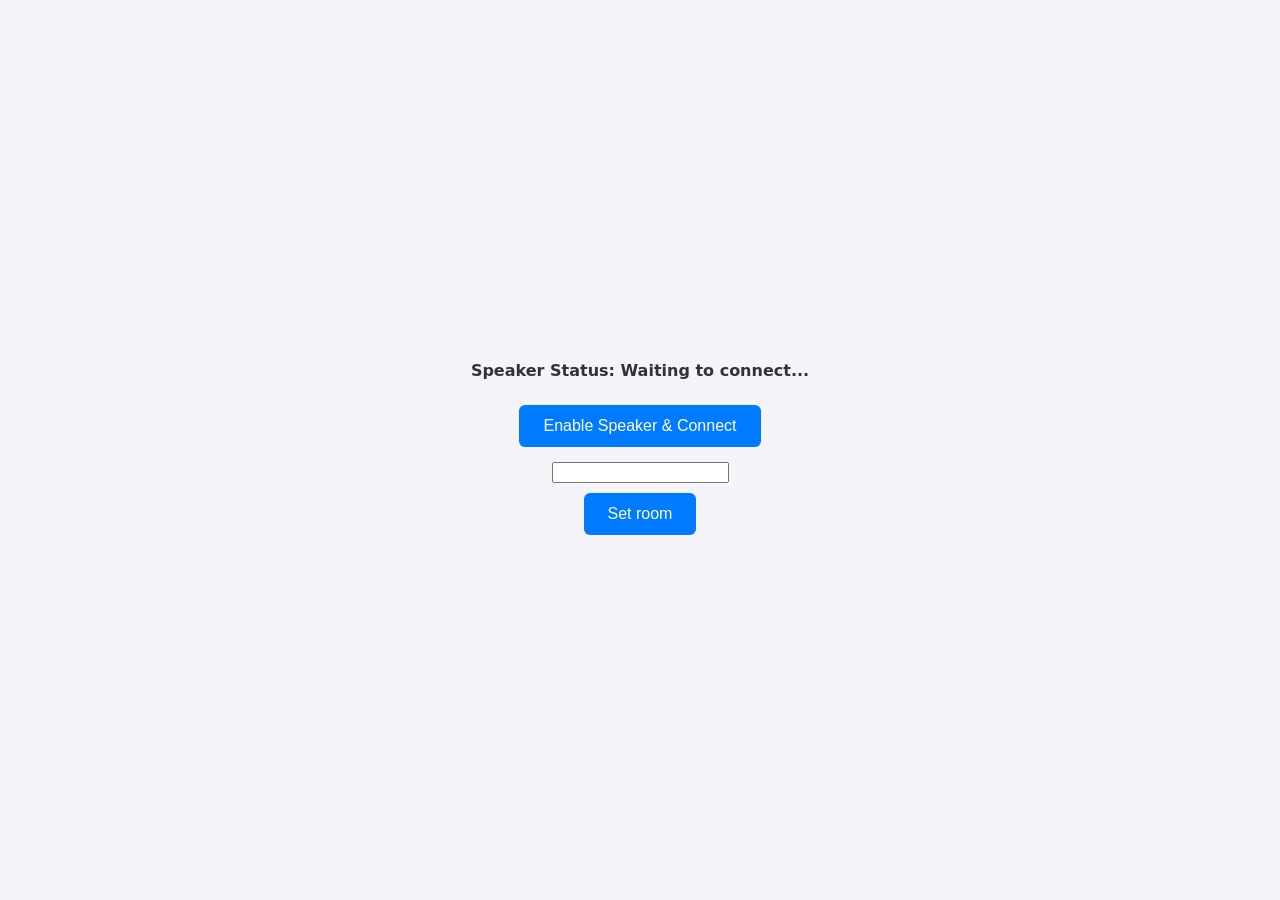
<file: tests/audio-websocket-speaker.html>
<!DOCTYPE html>
<html lang="en">
<head>
    <meta charset="UTF-8">
    <meta name="viewport" content="width=device-width, initial-scale=1.0">
    <title>GLaDOS streamer</title>
    <style>
        body {
            font-family: system-ui, -apple-system, sans-serif;
            display: flex;
            flex-direction: column;
            align-items: center;
            justify-content: center;
            height: 100vh;
            margin: 0;
            background-color: #f4f4f9;
            color: #333;
        }

        .status {
            margin-bottom: 20px;
            font-weight: bold;
        }

        button {
            padding: 12px 24px;
            font-size: 16px;
            cursor: pointer;
            background-color: #007bff;
            color: white;
            border: none;
            border-radius: 6px;
            transition: background-color 0.2s;
            margin: 5px;
        }

        button:hover {
            background-color: #0056b3;
        }

        button:disabled {
            background-color: #cccccc;
            cursor: not-allowed;
        }

        input {
            margin-top: 10px;
            margin-bottom: 5px;
        }
    </style>
</head>
<body>

<div id="speakerStatus" class="status">Speaker Status: Waiting to connect...</div>
<button id="startBtn">Enable Speaker & Connect</button>

<input type="text" id="room"/>
<button id="roomBtn">Set room</button>

<script>
    const SPEAKER_WS_URL = 'ws://localhost:5051/speaker';
    const speakerStatusEl = document.getElementById('speakerStatus');

    const startBtn = document.getElementById('startBtn');
    const roomBtn = document.getElementById('roomBtn');

    let speakerWs = null;
    let speakerAudioCtx = null;
    let speakerIsReconnecting = false;

    let speakerCurrentAudio = null;
    let speakerCurrentSampleRate = null;
    let speakerCurrentPlayTimeMs = null;
    let speakerGlobalTimeOffsetMs = 0;

    let userHasInteracted = false;

    // Browsers block audio until the user interacts with the document
    startBtn.addEventListener('click', () => {
        userHasInteracted = true;
        startBtn.disabled = true;
        startBtn.innerText = "Audio Enabled";

        // If the socket was already looping/waiting, we just let it continue.
        // If it hasn't started connecting yet, start it.
        if (!speakerWs || speakerWs.readyState === WebSocket.CLOSED) {
            speakerConnect();
        }
    });

    // connect to WS
    function speakerConnect() {
        if (speakerIsReconnecting) return;

        speakerStatus("Connecting to server...");
        speakerWs = new WebSocket(SPEAKER_WS_URL);

        // Crucial: Tell the WebSocket to give us ArrayBuffers instead of Blobs
        speakerWs.binaryType = 'arraybuffer';

        speakerWs.onopen = () => {
            speakerIsReconnecting = false;
            speakerStatus("Connected! Waiting for sample rate...");
            // Reset on a fresh connection
            speakerCurrentSampleRate = null;
            speakerCurrentPlayTimeMs = null;
            speakerAudioCtx = null;
            speakerCurrentAudio = null;

            sendRoom();
        };

        syncClockWithServer(speakerWs);

        speakerWs.onmessage = (event) => {
            // Control messages
            if (typeof event.data === 'string') {
                if (event.data.startsWith("sampleRate:")) {
                    let sampleRateStr = event.data.split(":")[1];

                    speakerCurrentSampleRate = parseInt(sampleRateStr, 10);

                    if (isNaN(speakerCurrentSampleRate) || speakerCurrentSampleRate <= 0) {
                        console.error("Invalid sample rate received");
                        speakerCurrentSampleRate = null;
                        return;
                    }

                    speakerStatus(`Streaming audio at ${speakerCurrentSampleRate}Hz`);

                    // Re-initialize AudioContext with the correct sample rate if needed
                    if (speakerAudioCtx && speakerAudioCtx.sampleRate !== speakerCurrentSampleRate) speakerAudioCtx.close();

                    // Only create context if user has clicked, otherwise audio is blocked
                    if (userHasInteracted && (speakerAudioCtx == null || speakerAudioCtx.state === "closed")) {
                        speakerAudioCtx = new window.AudioContext({
                            sampleRate: speakerCurrentSampleRate
                        });
                    }
                } else if (event.data.startsWith("time")) {
                    let valueStr = event.data.split(":")[1];
                    speakerCurrentPlayTimeMs = parseFloat(valueStr) * 1000
                } else if (event.data === "reset" && speakerCurrentAudio) {
                    speakerCurrentAudio.onended = null;
                    speakerCurrentAudio.stop();
                    speakerCurrentAudio = null;
                    speakerStatus("Stream reset");
                }
            }
            // Audio output
            else if (event.data instanceof ArrayBuffer) {
                console.log("New audio")
                if (speakerAudioCtx && speakerCurrentPlayTimeMs) {
                    playAudioChunk(event.data, speakerCurrentPlayTimeMs);
                }
            }
        };

        speakerWs.onclose = () => {
            speakerStatus("Server offline. Retrying in 1 seconds...");
            speakerCurrentSampleRate = null;
            speakerCurrentPlayTimeMs = null;
            speakerWs = null;
            speakerIsReconnecting = true;

            if (speakerCurrentAudio) {
                speakerCurrentAudio.onended = null;
                try {
                    speakerCurrentAudio.stop();
                } catch (_err) {}
                speakerCurrentAudio = null;
            }
            if (speakerAudioCtx) {
                if (speakerAudioCtx.state !== "closed") {
                    speakerAudioCtx.close();
                }
                speakerAudioCtx = null;
            }

            // Retry loop
            setTimeout(() => {
                speakerIsReconnecting = false;
                // Only keep trying to connect automatically if the user has engaged
                if (userHasInteracted) speakerConnect();
            }, 1000);
        };

        speakerWs.onerror = (_err) => {
            // Errors automatically trigger onclose, so we just let onclose handle the retry
            speakerWs.close();
        };
    }

    // all variables are filled and audio was received: play it
    function playAudioChunk(arrayBuffer, serverPlaytimeMs) {
        if (!speakerAudioCtx) return;

        // Convert the raw byte stream into a Float32Array
        const float32Data = new Float32Array(arrayBuffer);
        const frameCount = float32Data.length;

        if (frameCount === 0) return;

        // Create a Mono audio buffer
        const audioBuffer = speakerAudioCtx.createBuffer(1, frameCount, speakerCurrentSampleRate);
        audioBuffer.copyToChannel(float32Data, 0);

        // Create an audio source node to play this specific chunk
        speakerCurrentAudio = speakerAudioCtx.createBufferSource();
        speakerCurrentAudio.buffer = audioBuffer;
        speakerCurrentAudio.connect(speakerAudioCtx.destination);

        // calculate time
        const localPlayTime = serverPlaytimeMs - speakerGlobalTimeOffsetMs;
        const secsUntilPlay = (localPlayTime - Date.now()) / 1000;

        let playOffset = 0;
        let audioCtxPlayTime = speakerAudioCtx.currentTime + secsUntilPlay;
        if (secsUntilPlay < 0) {
            // offset: if audio should play already, skip forward
            playOffset = Math.abs(secsUntilPlay);
            audioCtxPlayTime = 0;
        }

        // Schedule the chunk to play seamlessly after the previous one
        speakerCurrentAudio.start(audioCtxPlayTime, playOffset);

        // copy localWs to not use (*another* speakerWs instance
        let localWs = speakerWs;
        // send ACK on end
        speakerCurrentAudio.onended = () => {
            if (localWs && localWs.readyState === WebSocket.OPEN) {
                localWs.send("played");
                speakerStatus("Current audio played.");
            }
        };

        // Reset sample rate
        speakerCurrentSampleRate = null;
        speakerCurrentPlayTimeMs = null;
    }

    // set status HTML div, also log to console
    function speakerStatus(status) {
        console.log("Speaker Status changed: ", status);
        speakerStatusEl.innerText = "Speaker Status: " + status;
    }

    // get time offset between server and client for playback synchronization
    function syncClockWithServer(ws) {
        const totalPings = 5;
        let pingCount = 0;
        let offsets = [];
        let pingStartTime;

        // 1. Create a temporary message listener just for the sync process
        const syncListener = (event) => {
            // Ignore binary audio data for now
            if (typeof event.data !== "string" || !event.data.startsWith("sync_pong:")) return;

            const t3 = Date.now(); // Time the pong arrived
            const serverTime = parseFloat(event.data.split(":")[1]) * 1000; // Convert Python seconds to JS milliseconds

            // Calculate travel time and offset
            const rtt = t3 - pingStartTime;
            const oneWayLatency = rtt / 2;
            const estimatedServerTime = serverTime + oneWayLatency;

            const currentOffset = estimatedServerTime - t3;
            offsets.push(currentOffset);

            pingCount++;

            if (pingCount < totalPings) {
                // Send the next ping
                sendPing();
            } else {
                // 2. We are done! Calculate the average offset and clean up
                const sum = offsets.reduce((a, b) => a + b, 0);
                speakerGlobalTimeOffsetMs = sum / offsets.length;

                console.log(`Sync complete! Server is ${speakerGlobalTimeOffsetMs.toFixed(2)}ms ahead/behind.`);

                // Remove this listener so it doesn't interfere with normal operations
                ws.removeEventListener("message", syncListener);
            }
        };

        ws.addEventListener("message", syncListener);

        // Helper to fire the ping
        function sendPing() {
            pingStartTime = Date.now(); // t0: Time the ping leaves
            ws.send("sync_ping");
        }

        // helper to fire the initial ping: try the websocket max. 5 times, wait 500ms after each unsuccessful attempt
        function sendPingInit(i) {
            if (ws.readyState === WebSocket.OPEN) {
                sendPing();
            } else if (i <= 5) {
                setTimeout(() => sendPingInit(i + 1), 500);
            }
        }

        // Start the process
        sendPingInit(0);
    }

    // send the room data if the WS is open and room data is set
    function sendRoom() {
        let room = document.getElementById('room').value;

        if (room.trim().length !== 0 && speakerWs && speakerWs.readyState === WebSocket.OPEN) {
            speakerWs.send("room:" + room);
        }
    }

    roomBtn.addEventListener('click', () => {
        sendRoom();
    });
</script>
</body>
</html>
</file>
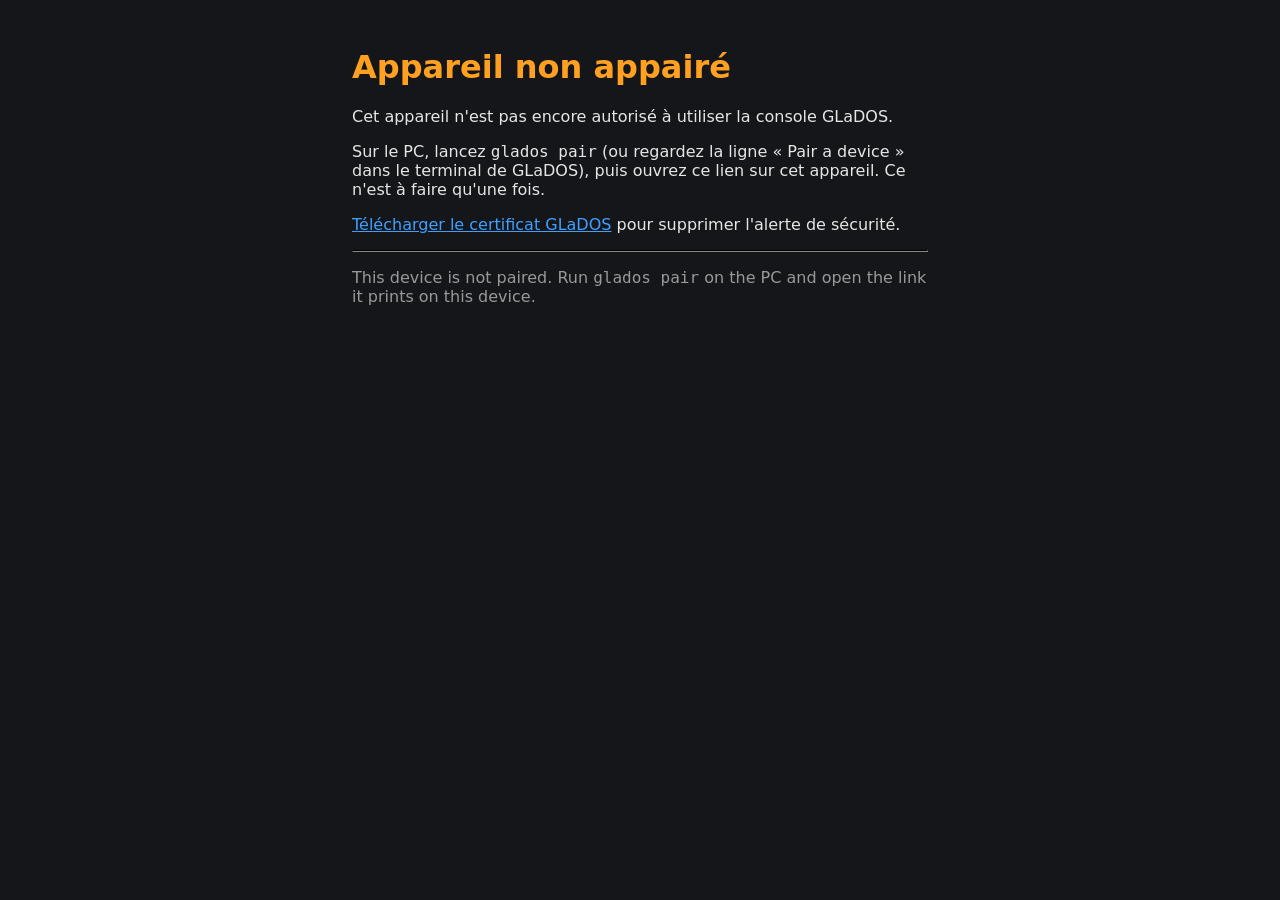
<file: src/glados/webapp/static/locked.html>
<!doctype html><html lang="fr"><meta charset="utf-8">
<meta name="viewport" content="width=device-width, initial-scale=1"><title>GLaDOS · appareil non appairé</title>
<body style="font:16px system-ui,sans-serif;background:#14161a;color:#e6e6e6;max-width:36em;margin:3em auto;padding:0 1em">
<h1 style="color:#ffa020">Appareil non appairé</h1>
<p>Cet appareil n'est pas encore autorisé à utiliser la console GLaDOS.</p>
<p>Sur le PC, lancez <code>glados pair</code> (ou regardez la ligne « Pair a device » dans le terminal de GLaDOS),
puis ouvrez ce lien sur cet appareil. Ce n'est à faire qu'une fois.</p>
<p><a style="color:#40a0ff" href="/glados-ca.crt">Télécharger le certificat GLaDOS</a> pour supprimer l'alerte de sécurité.</p>
<hr style="border-color:#333"><p lang="en" style="color:#999">This device is not paired. Run <code>glados pair</code> on the PC
and open the link it prints on this device.</p></body></html>
</file>
